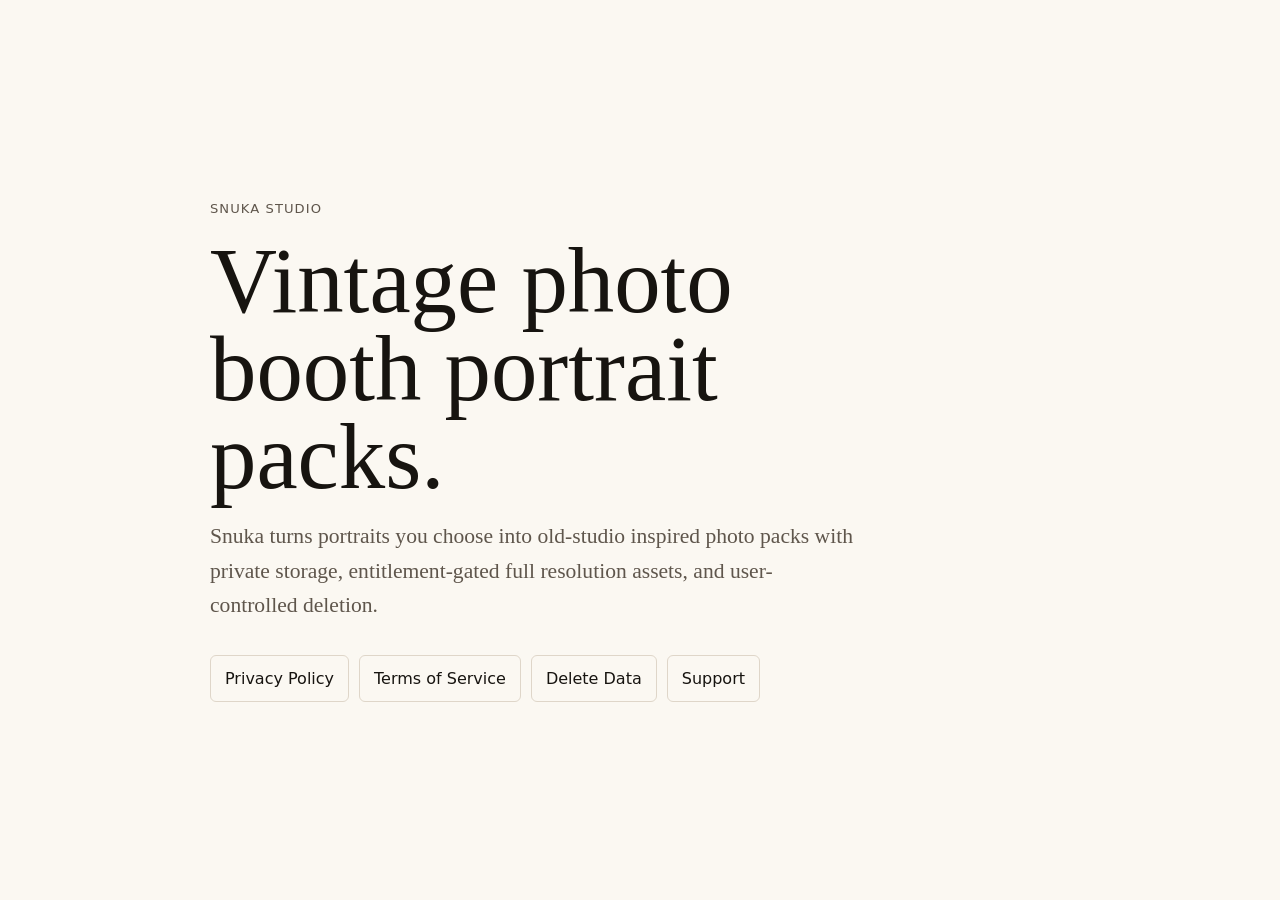
<file: index.html>
<!doctype html>
<html lang="en">
  <head>
    <meta charset="utf-8">
    <meta name="viewport" content="width=device-width, initial-scale=1">
    <meta name="snuka-legal-contract-version" content="2026-07-19-v2">
    <title>Snuka Studio</title>
    <meta name="description" content="Snuka Studio creates vintage photo booth portrait packs from photos you choose.">
    <link rel="stylesheet" href="styles.css">
  </head>
  <body>
    <main class="shell">
      <section class="hero">
        <p class="eyebrow">Snuka Studio</p>
        <h1>Vintage photo booth portrait packs.</h1>
        <p class="lead">Snuka turns portraits you choose into old-studio inspired photo packs with private storage, entitlement-gated full resolution assets, and user-controlled deletion.</p>
        <nav class="links" aria-label="Legal and support links">
          <a href="privacy/">Privacy Policy</a>
          <a href="terms/">Terms of Service</a>
          <a href="delete-data/">Delete Data</a>
          <a href="support/">Support</a>
        </nav>
      </section>
    </main>
  </body>
</html>
</file>
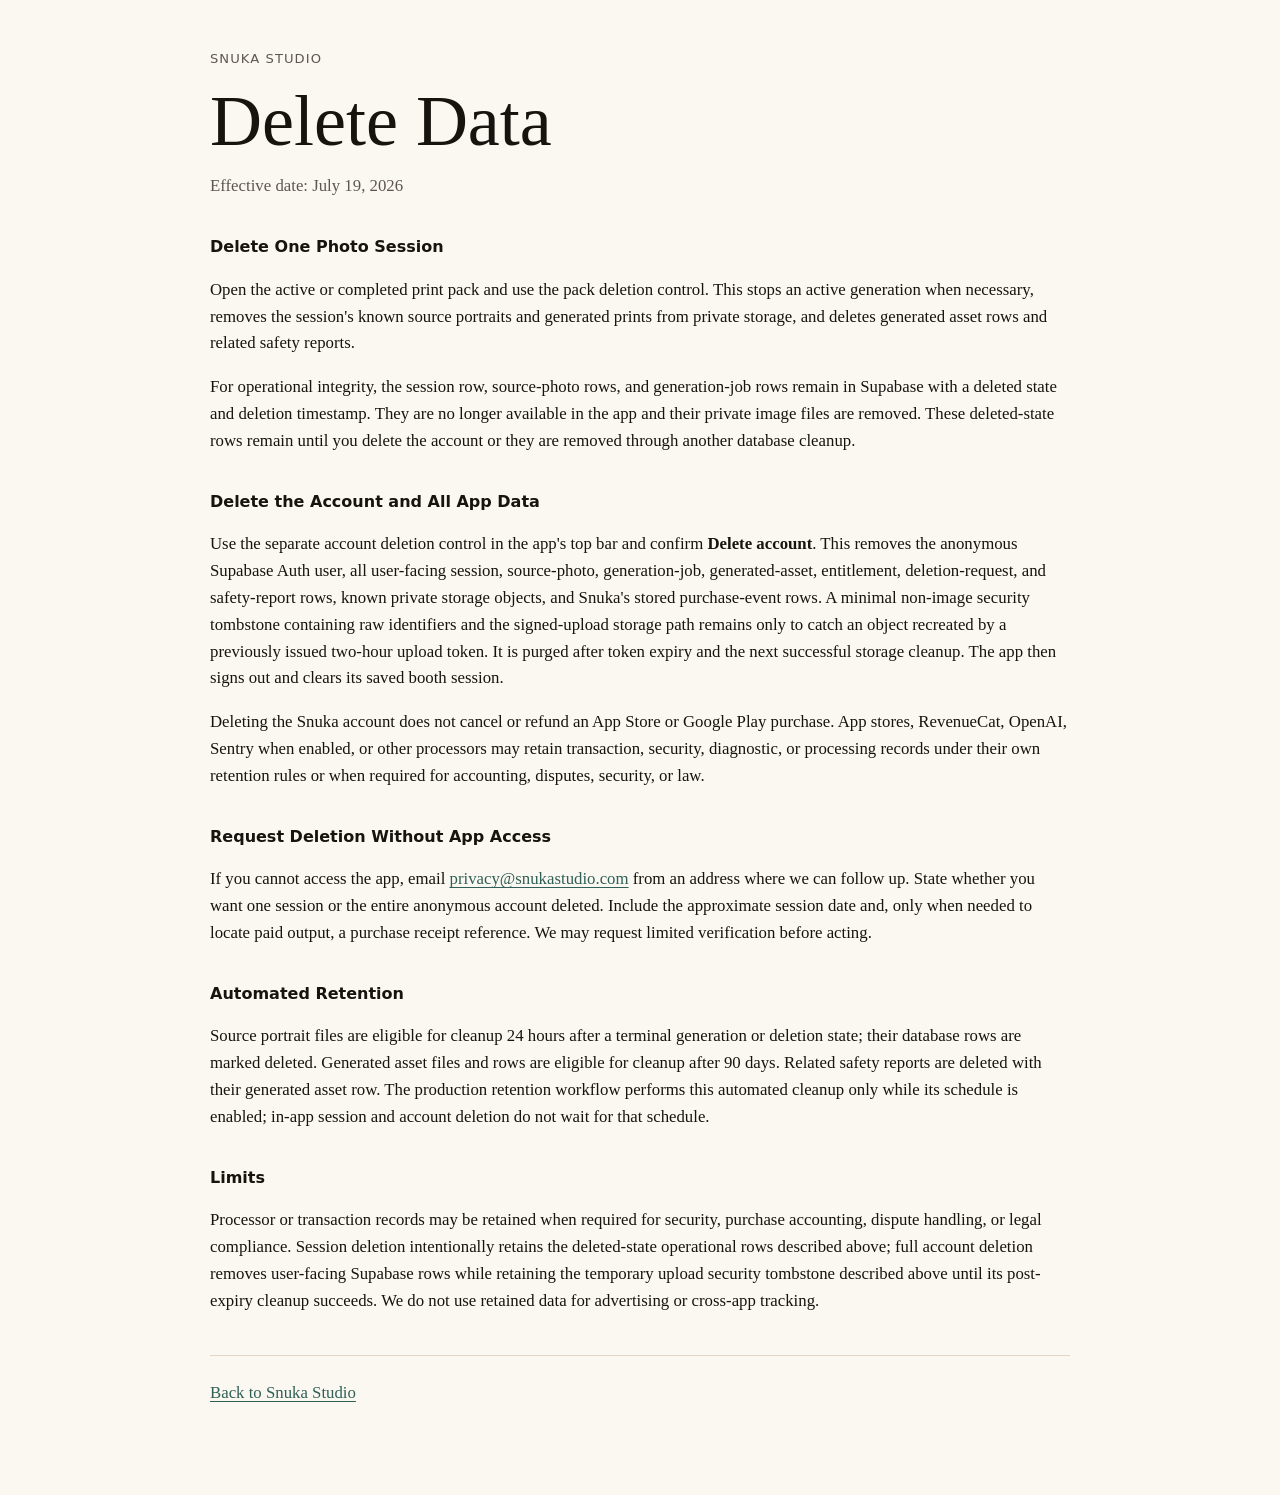
<file: delete-data/index.html>
<!doctype html>
<html lang="en">
  <head>
    <meta charset="utf-8">
    <meta name="viewport" content="width=device-width, initial-scale=1">
    <meta name="snuka-legal-contract-version" content="2026-07-19-v2">
    <title>Delete Data | Snuka Studio</title>
    <meta name="description" content="How to delete Snuka Studio data.">
    <link rel="stylesheet" href="../styles.css">
  </head>
  <body>
    <main class="document">
      <p class="eyebrow">Snuka Studio</p>
      <h1>Delete Data</h1>
      <p class="updated">Effective date: July 19, 2026</p>

      <h2>Delete One Photo Session</h2>
      <p>Open the active or completed print pack and use the pack deletion control. This stops an active generation when necessary, removes the session's known source portraits and generated prints from private storage, and deletes generated asset rows and related safety reports.</p>
      <p>For operational integrity, the session row, source-photo rows, and generation-job rows remain in Supabase with a deleted state and deletion timestamp. They are no longer available in the app and their private image files are removed. These deleted-state rows remain until you delete the account or they are removed through another database cleanup.</p>

      <h2>Delete the Account and All App Data</h2>
      <p>Use the separate account deletion control in the app's top bar and confirm <strong>Delete account</strong>. This removes the anonymous Supabase Auth user, all user-facing session, source-photo, generation-job, generated-asset, entitlement, deletion-request, and safety-report rows, known private storage objects, and Snuka's stored purchase-event rows. A minimal non-image security tombstone containing raw identifiers and the signed-upload storage path remains only to catch an object recreated by a previously issued two-hour upload token. It is purged after token expiry and the next successful storage cleanup. The app then signs out and clears its saved booth session.</p>
      <p>Deleting the Snuka account does not cancel or refund an App Store or Google Play purchase. App stores, RevenueCat, OpenAI, Sentry when enabled, or other processors may retain transaction, security, diagnostic, or processing records under their own retention rules or when required for accounting, disputes, security, or law.</p>

      <h2>Request Deletion Without App Access</h2>
      <p>If you cannot access the app, email <a href="mailto:privacy@snukastudio.com">privacy@snukastudio.com</a> from an address where we can follow up. State whether you want one session or the entire anonymous account deleted. Include the approximate session date and, only when needed to locate paid output, a purchase receipt reference. We may request limited verification before acting.</p>

      <h2>Automated Retention</h2>
      <p>Source portrait files are eligible for cleanup 24 hours after a terminal generation or deletion state; their database rows are marked deleted. Generated asset files and rows are eligible for cleanup after 90 days. Related safety reports are deleted with their generated asset row. The production retention workflow performs this automated cleanup only while its schedule is enabled; in-app session and account deletion do not wait for that schedule.</p>

      <h2>Limits</h2>
      <p>Processor or transaction records may be retained when required for security, purchase accounting, dispute handling, or legal compliance. Session deletion intentionally retains the deleted-state operational rows described above; full account deletion removes user-facing Supabase rows while retaining the temporary upload security tombstone described above until its post-expiry cleanup succeeds. We do not use retained data for advertising or cross-app tracking.</p>

      <p class="back"><a href="../">Back to Snuka Studio</a></p>
    </main>
  </body>
</html>
</file>
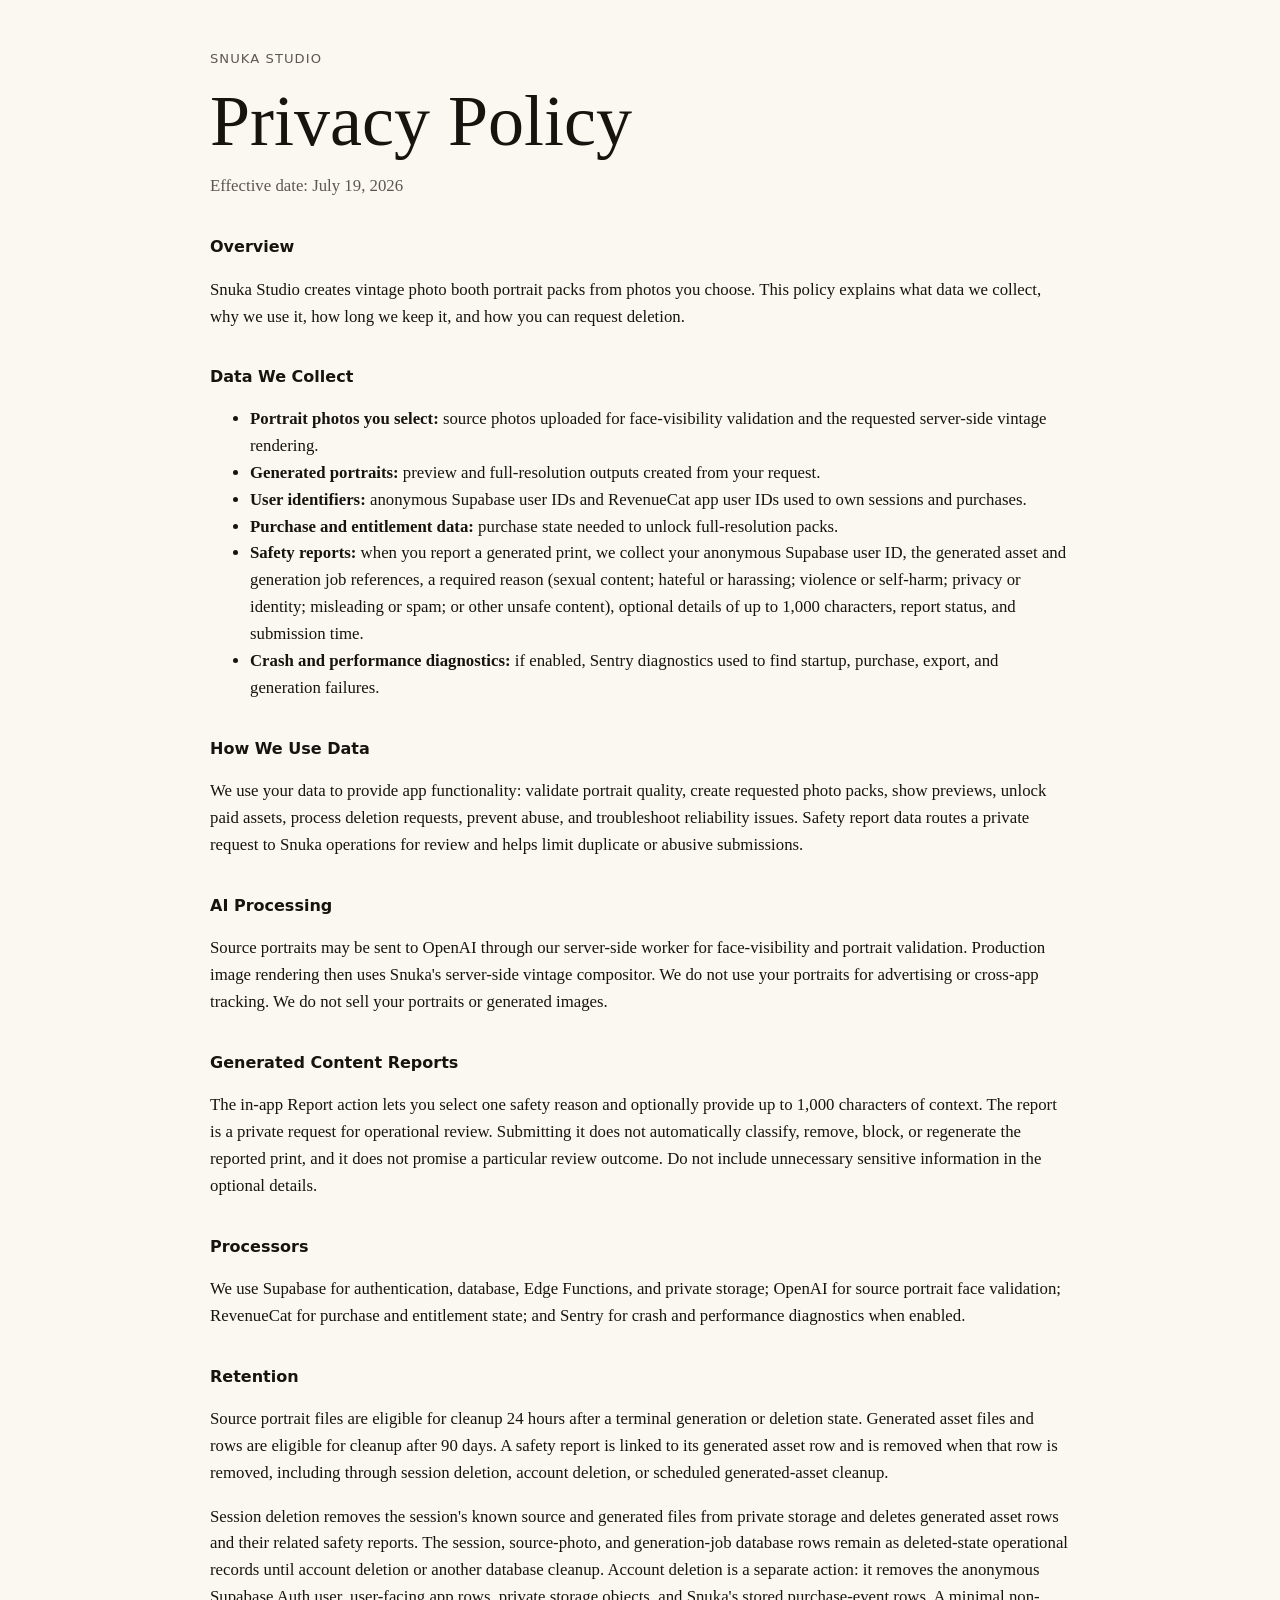
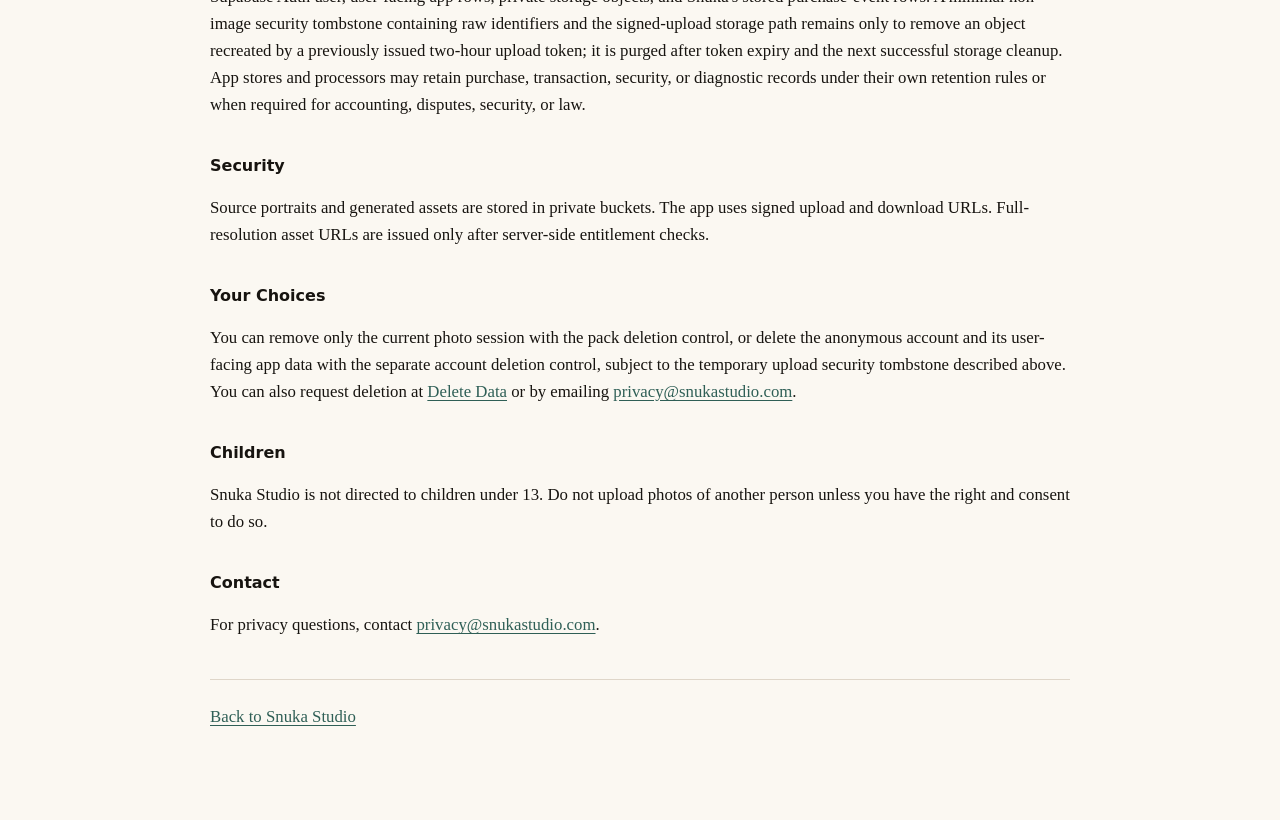
<file: privacy/index.html>
<!doctype html>
<html lang="en">
  <head>
    <meta charset="utf-8">
    <meta name="viewport" content="width=device-width, initial-scale=1">
    <meta name="snuka-legal-contract-version" content="2026-07-19-v2">
    <title>Privacy Policy | Snuka Studio</title>
    <meta name="description" content="Privacy Policy for Snuka Studio.">
    <link rel="stylesheet" href="../styles.css">
  </head>
  <body>
    <main class="document">
      <p class="eyebrow">Snuka Studio</p>
      <h1>Privacy Policy</h1>
      <p class="updated">Effective date: July 19, 2026</p>

      <h2>Overview</h2>
      <p>Snuka Studio creates vintage photo booth portrait packs from photos you choose. This policy explains what data we collect, why we use it, how long we keep it, and how you can request deletion.</p>

      <h2>Data We Collect</h2>
      <ul>
        <li><strong>Portrait photos you select:</strong> source photos uploaded for face-visibility validation and the requested server-side vintage rendering.</li>
        <li><strong>Generated portraits:</strong> preview and full-resolution outputs created from your request.</li>
        <li><strong>User identifiers:</strong> anonymous Supabase user IDs and RevenueCat app user IDs used to own sessions and purchases.</li>
        <li><strong>Purchase and entitlement data:</strong> purchase state needed to unlock full-resolution packs.</li>
        <li><strong>Safety reports:</strong> when you report a generated print, we collect your anonymous Supabase user ID, the generated asset and generation job references, a required reason (sexual content; hateful or harassing; violence or self-harm; privacy or identity; misleading or spam; or other unsafe content), optional details of up to 1,000 characters, report status, and submission time.</li>
        <li><strong>Crash and performance diagnostics:</strong> if enabled, Sentry diagnostics used to find startup, purchase, export, and generation failures.</li>
      </ul>

      <h2>How We Use Data</h2>
      <p>We use your data to provide app functionality: validate portrait quality, create requested photo packs, show previews, unlock paid assets, process deletion requests, prevent abuse, and troubleshoot reliability issues. Safety report data routes a private request to Snuka operations for review and helps limit duplicate or abusive submissions.</p>

      <h2>AI Processing</h2>
      <p>Source portraits may be sent to OpenAI through our server-side worker for face-visibility and portrait validation. Production image rendering then uses Snuka's server-side vintage compositor. We do not use your portraits for advertising or cross-app tracking. We do not sell your portraits or generated images.</p>

      <h2>Generated Content Reports</h2>
      <p>The in-app Report action lets you select one safety reason and optionally provide up to 1,000 characters of context. The report is a private request for operational review. Submitting it does not automatically classify, remove, block, or regenerate the reported print, and it does not promise a particular review outcome. Do not include unnecessary sensitive information in the optional details.</p>

      <h2>Processors</h2>
      <p>We use Supabase for authentication, database, Edge Functions, and private storage; OpenAI for source portrait face validation; RevenueCat for purchase and entitlement state; and Sentry for crash and performance diagnostics when enabled.</p>

      <h2>Retention</h2>
      <p>Source portrait files are eligible for cleanup 24 hours after a terminal generation or deletion state. Generated asset files and rows are eligible for cleanup after 90 days. A safety report is linked to its generated asset row and is removed when that row is removed, including through session deletion, account deletion, or scheduled generated-asset cleanup.</p>
      <p>Session deletion removes the session's known source and generated files from private storage and deletes generated asset rows and their related safety reports. The session, source-photo, and generation-job database rows remain as deleted-state operational records until account deletion or another database cleanup. Account deletion is a separate action: it removes the anonymous Supabase Auth user, user-facing app rows, private storage objects, and Snuka's stored purchase-event rows. A minimal non-image security tombstone containing raw identifiers and the signed-upload storage path remains only to remove an object recreated by a previously issued two-hour upload token; it is purged after token expiry and the next successful storage cleanup. App stores and processors may retain purchase, transaction, security, or diagnostic records under their own retention rules or when required for accounting, disputes, security, or law.</p>

      <h2>Security</h2>
      <p>Source portraits and generated assets are stored in private buckets. The app uses signed upload and download URLs. Full-resolution asset URLs are issued only after server-side entitlement checks.</p>

      <h2>Your Choices</h2>
      <p>You can remove only the current photo session with the pack deletion control, or delete the anonymous account and its user-facing app data with the separate account deletion control, subject to the temporary upload security tombstone described above. You can also request deletion at <a href="../delete-data/">Delete Data</a> or by emailing <a href="mailto:privacy@snukastudio.com">privacy@snukastudio.com</a>.</p>

      <h2>Children</h2>
      <p>Snuka Studio is not directed to children under 13. Do not upload photos of another person unless you have the right and consent to do so.</p>

      <h2>Contact</h2>
      <p>For privacy questions, contact <a href="mailto:privacy@snukastudio.com">privacy@snukastudio.com</a>.</p>

      <p class="back"><a href="../">Back to Snuka Studio</a></p>
    </main>
  </body>
</html>
</file>
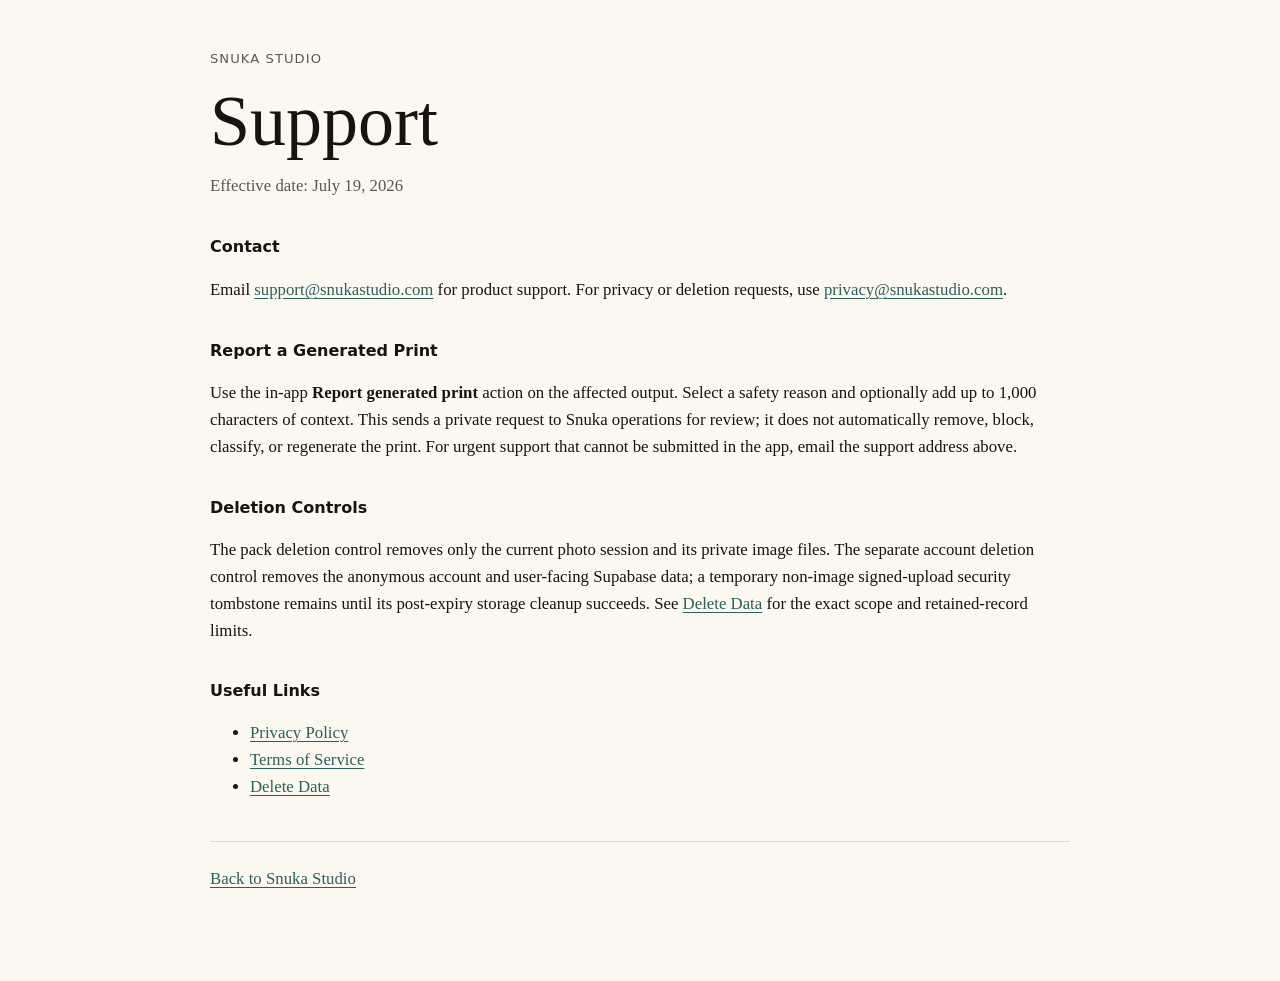
<file: support/index.html>
<!doctype html>
<html lang="en">
  <head>
    <meta charset="utf-8">
    <meta name="viewport" content="width=device-width, initial-scale=1">
    <meta name="snuka-legal-contract-version" content="2026-07-19-v2">
    <title>Support | Snuka Studio</title>
    <meta name="description" content="Support for Snuka Studio.">
    <link rel="stylesheet" href="../styles.css">
  </head>
  <body>
    <main class="document">
      <p class="eyebrow">Snuka Studio</p>
      <h1>Support</h1>
      <p class="updated">Effective date: July 19, 2026</p>

      <h2>Contact</h2>
      <p>Email <a href="mailto:support@snukastudio.com">support@snukastudio.com</a> for product support. For privacy or deletion requests, use <a href="mailto:privacy@snukastudio.com">privacy@snukastudio.com</a>.</p>

      <h2>Report a Generated Print</h2>
      <p>Use the in-app <strong>Report generated print</strong> action on the affected output. Select a safety reason and optionally add up to 1,000 characters of context. This sends a private request to Snuka operations for review; it does not automatically remove, block, classify, or regenerate the print. For urgent support that cannot be submitted in the app, email the support address above.</p>

      <h2>Deletion Controls</h2>
      <p>The pack deletion control removes only the current photo session and its private image files. The separate account deletion control removes the anonymous account and user-facing Supabase data; a temporary non-image signed-upload security tombstone remains until its post-expiry storage cleanup succeeds. See <a href="../delete-data/">Delete Data</a> for the exact scope and retained-record limits.</p>

      <h2>Useful Links</h2>
      <ul>
        <li><a href="../privacy/">Privacy Policy</a></li>
        <li><a href="../terms/">Terms of Service</a></li>
        <li><a href="../delete-data/">Delete Data</a></li>
      </ul>

      <p class="back"><a href="../">Back to Snuka Studio</a></p>
    </main>
  </body>
</html>
</file>
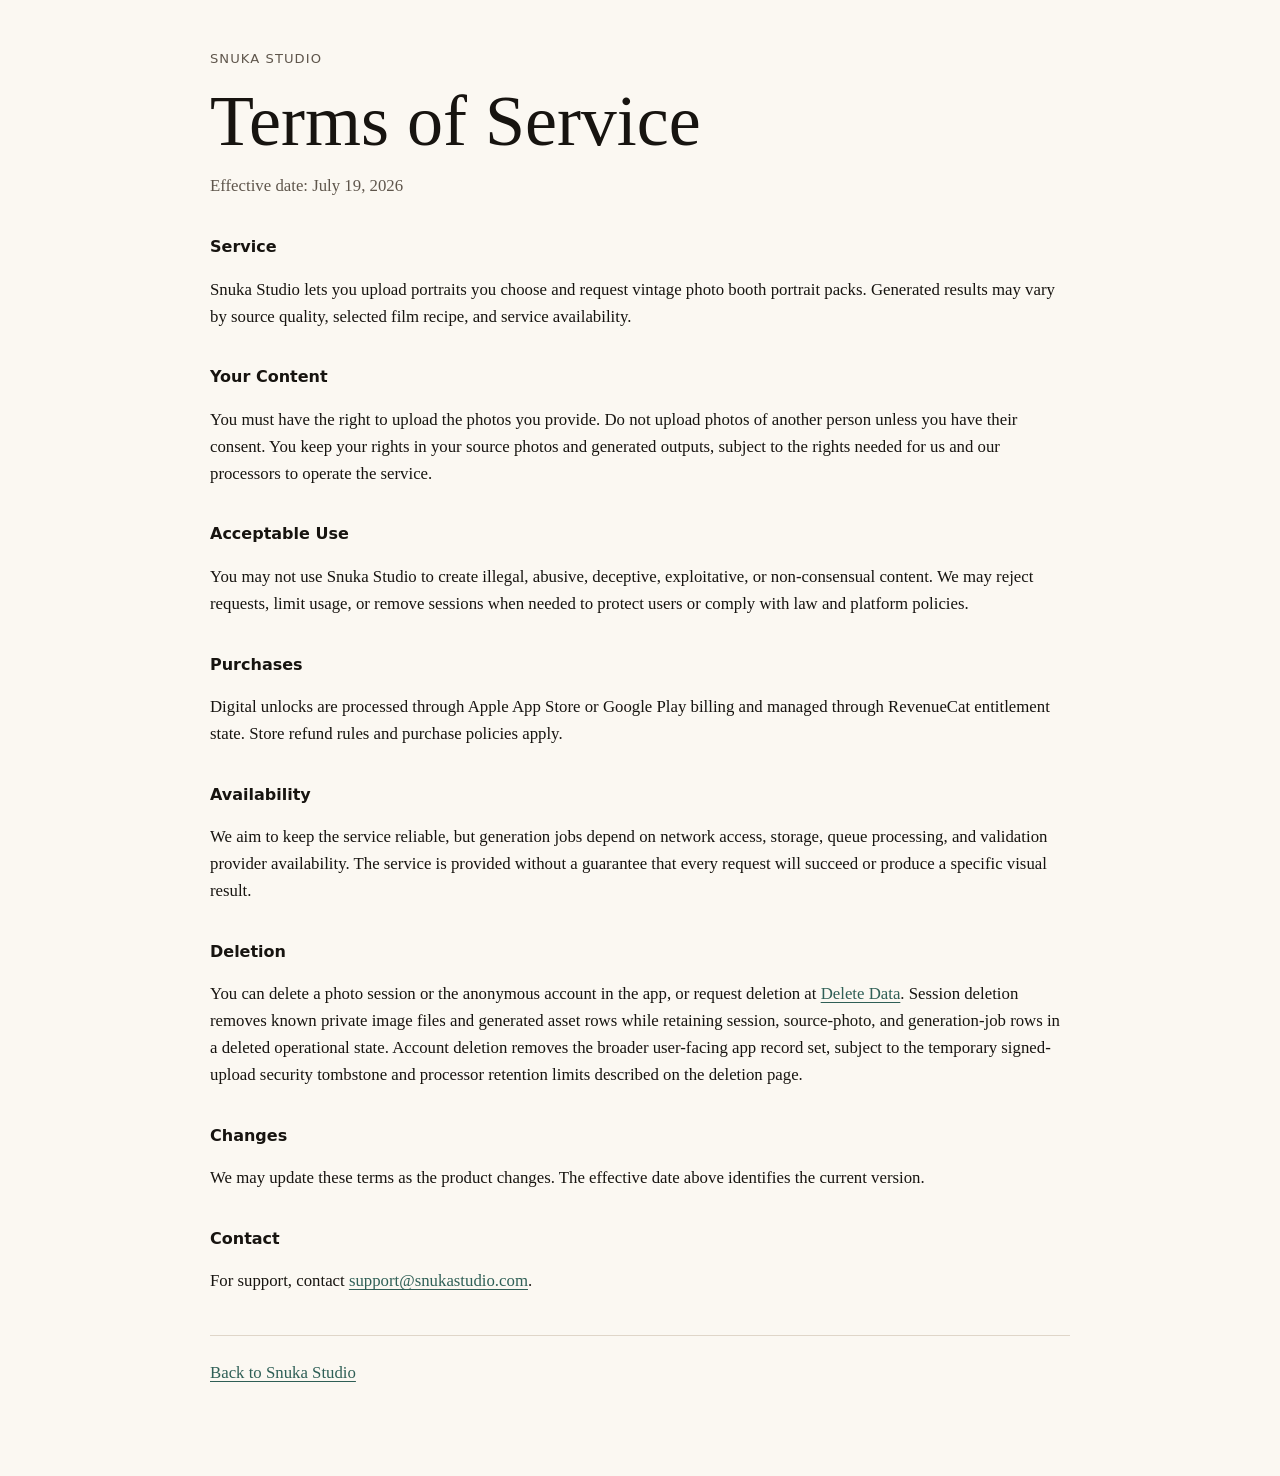
<file: terms/index.html>
<!doctype html>
<html lang="en">
  <head>
    <meta charset="utf-8">
    <meta name="viewport" content="width=device-width, initial-scale=1">
    <meta name="snuka-legal-contract-version" content="2026-07-19-v2">
    <title>Terms of Service | Snuka Studio</title>
    <meta name="description" content="Terms of Service for Snuka Studio.">
    <link rel="stylesheet" href="../styles.css">
  </head>
  <body>
    <main class="document">
      <p class="eyebrow">Snuka Studio</p>
      <h1>Terms of Service</h1>
      <p class="updated">Effective date: July 19, 2026</p>

      <h2>Service</h2>
      <p>Snuka Studio lets you upload portraits you choose and request vintage photo booth portrait packs. Generated results may vary by source quality, selected film recipe, and service availability.</p>

      <h2>Your Content</h2>
      <p>You must have the right to upload the photos you provide. Do not upload photos of another person unless you have their consent. You keep your rights in your source photos and generated outputs, subject to the rights needed for us and our processors to operate the service.</p>

      <h2>Acceptable Use</h2>
      <p>You may not use Snuka Studio to create illegal, abusive, deceptive, exploitative, or non-consensual content. We may reject requests, limit usage, or remove sessions when needed to protect users or comply with law and platform policies.</p>

      <h2>Purchases</h2>
      <p>Digital unlocks are processed through Apple App Store or Google Play billing and managed through RevenueCat entitlement state. Store refund rules and purchase policies apply.</p>

      <h2>Availability</h2>
      <p>We aim to keep the service reliable, but generation jobs depend on network access, storage, queue processing, and validation provider availability. The service is provided without a guarantee that every request will succeed or produce a specific visual result.</p>

      <h2>Deletion</h2>
      <p>You can delete a photo session or the anonymous account in the app, or request deletion at <a href="../delete-data/">Delete Data</a>. Session deletion removes known private image files and generated asset rows while retaining session, source-photo, and generation-job rows in a deleted operational state. Account deletion removes the broader user-facing app record set, subject to the temporary signed-upload security tombstone and processor retention limits described on the deletion page.</p>

      <h2>Changes</h2>
      <p>We may update these terms as the product changes. The effective date above identifies the current version.</p>

      <h2>Contact</h2>
      <p>For support, contact <a href="mailto:support@snukastudio.com">support@snukastudio.com</a>.</p>

      <p class="back"><a href="../">Back to Snuka Studio</a></p>
    </main>
  </body>
</html>
</file>
<file: styles.css>
:root {
  color-scheme: light;
  --ink: #171410;
  --muted: #5f564c;
  --paper: #fbf8f2;
  --line: #dfd6c9;
  --accent: #2f5f56;
}

* {
  box-sizing: border-box;
}

body {
  margin: 0;
  background: var(--paper);
  color: var(--ink);
  font-family: ui-serif, Georgia, "Times New Roman", serif;
  line-height: 1.6;
}

a {
  color: var(--accent);
  text-underline-offset: 0.18em;
}

.shell,
.document {
  width: min(100% - 32px, 860px);
  margin: 0 auto;
}

.hero {
  min-height: 100vh;
  display: grid;
  align-content: center;
  padding: 48px 0;
}

.document {
  padding: 48px 0 72px;
}

.eyebrow {
  margin: 0 0 18px;
  color: var(--muted);
  font-family: ui-sans-serif, system-ui, -apple-system, BlinkMacSystemFont, "Segoe UI", sans-serif;
  font-size: 0.82rem;
  letter-spacing: 0.08em;
  text-transform: uppercase;
}

h1 {
  max-width: 720px;
  margin: 0 0 18px;
  font-size: clamp(2.4rem, 8vw, 5.8rem);
  line-height: 0.95;
  font-weight: 500;
}

.document h1 {
  font-size: clamp(2.2rem, 7vw, 4.5rem);
}

h2 {
  margin: 34px 0 8px;
  font-family: ui-sans-serif, system-ui, -apple-system, BlinkMacSystemFont, "Segoe UI", sans-serif;
  font-size: 1rem;
}

p,
li {
  font-size: 1.05rem;
}

.lead {
  max-width: 650px;
  margin: 0 0 32px;
  color: var(--muted);
  font-size: clamp(1.1rem, 2.5vw, 1.35rem);
}

.updated {
  color: var(--muted);
}

.links {
  display: flex;
  flex-wrap: wrap;
  gap: 10px;
}

.links a {
  border: 1px solid var(--line);
  border-radius: 6px;
  padding: 10px 14px;
  color: var(--ink);
  font-family: ui-sans-serif, system-ui, -apple-system, BlinkMacSystemFont, "Segoe UI", sans-serif;
  text-decoration: none;
}

.back {
  margin-top: 40px;
  padding-top: 24px;
  border-top: 1px solid var(--line);
}
</file>
